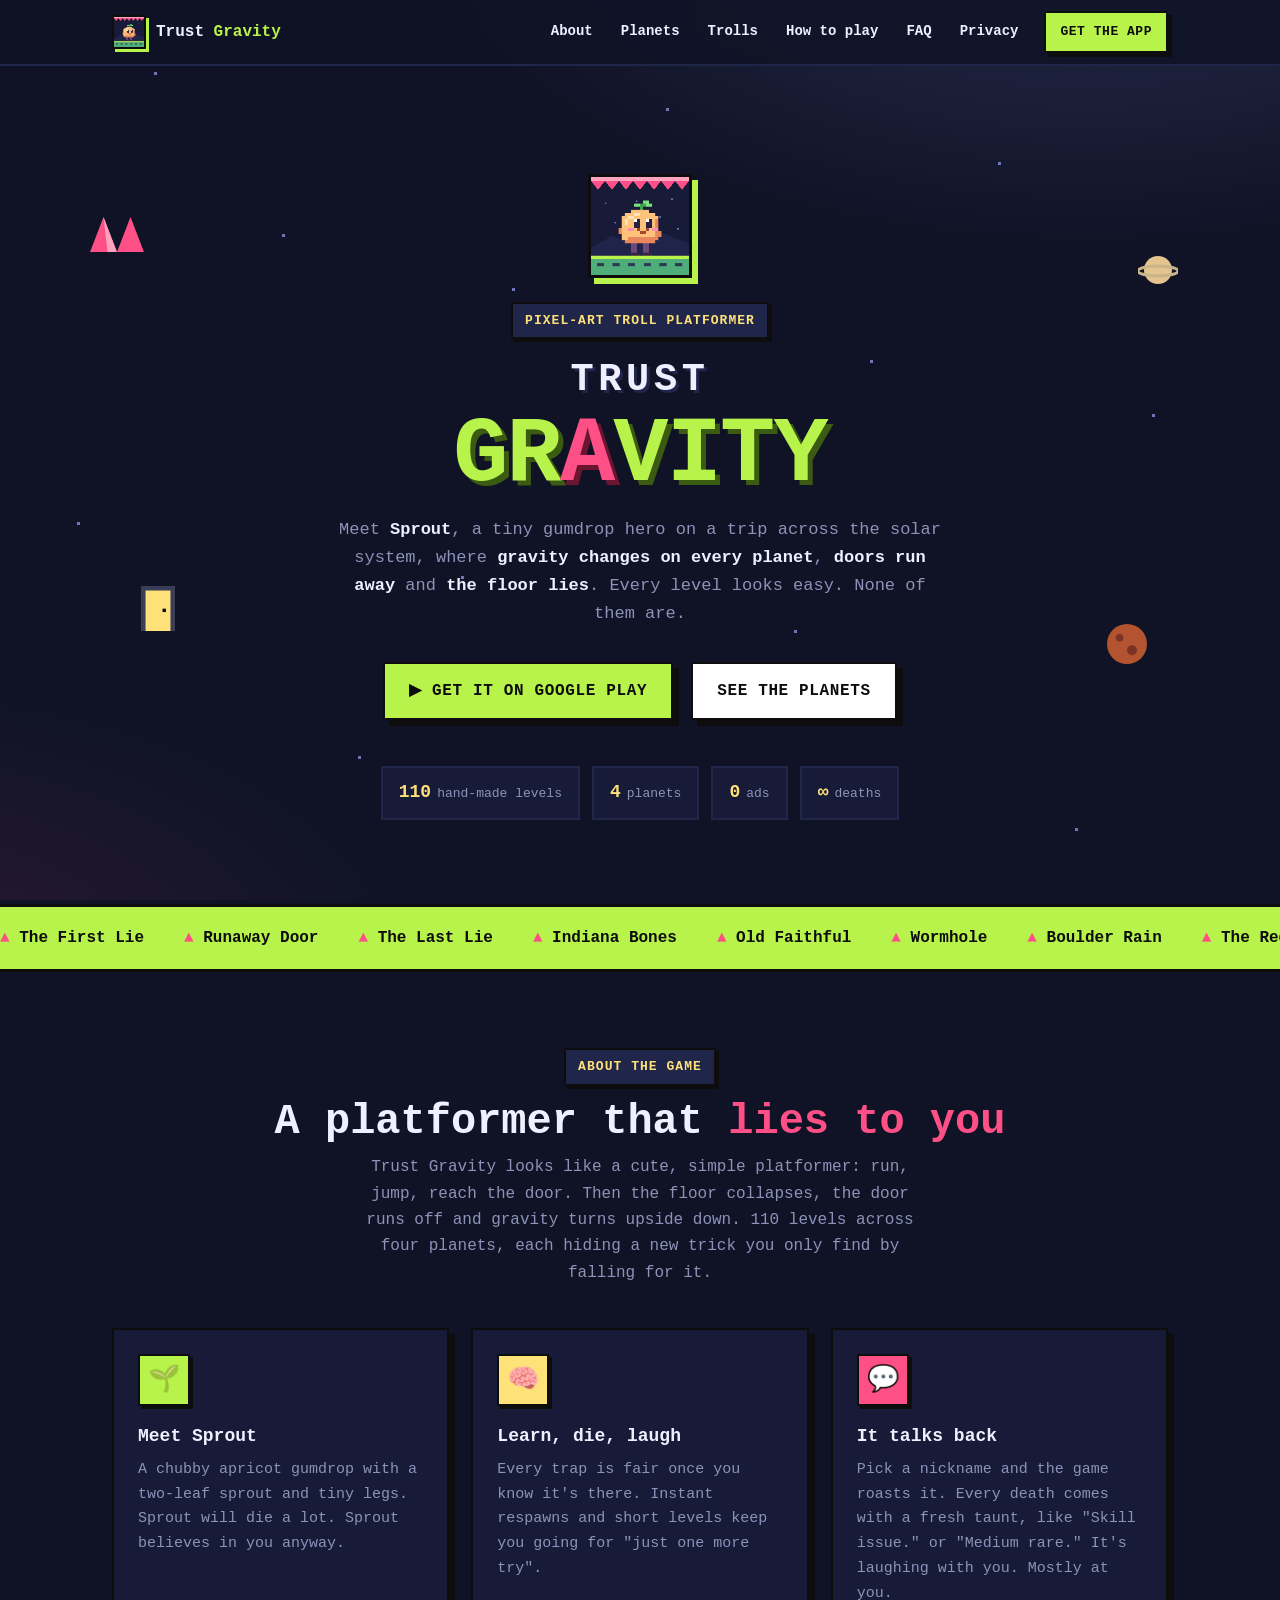
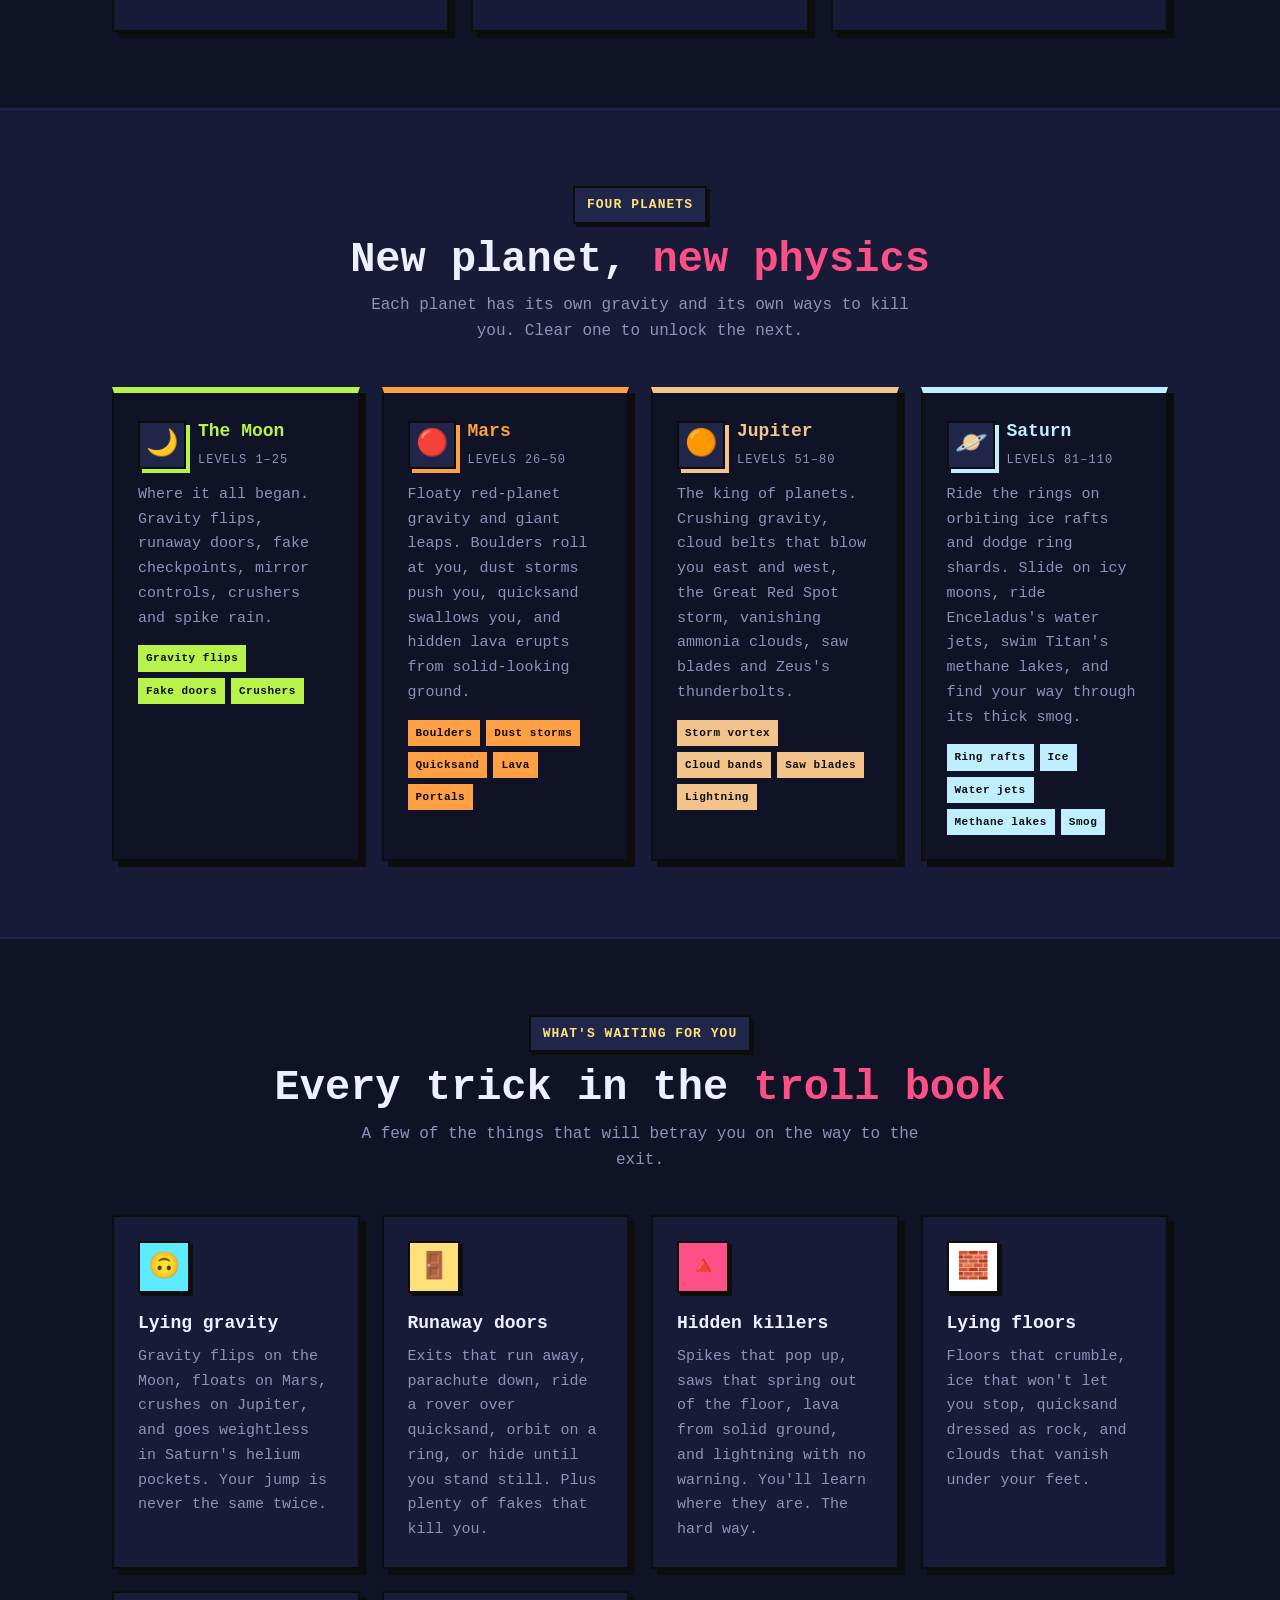
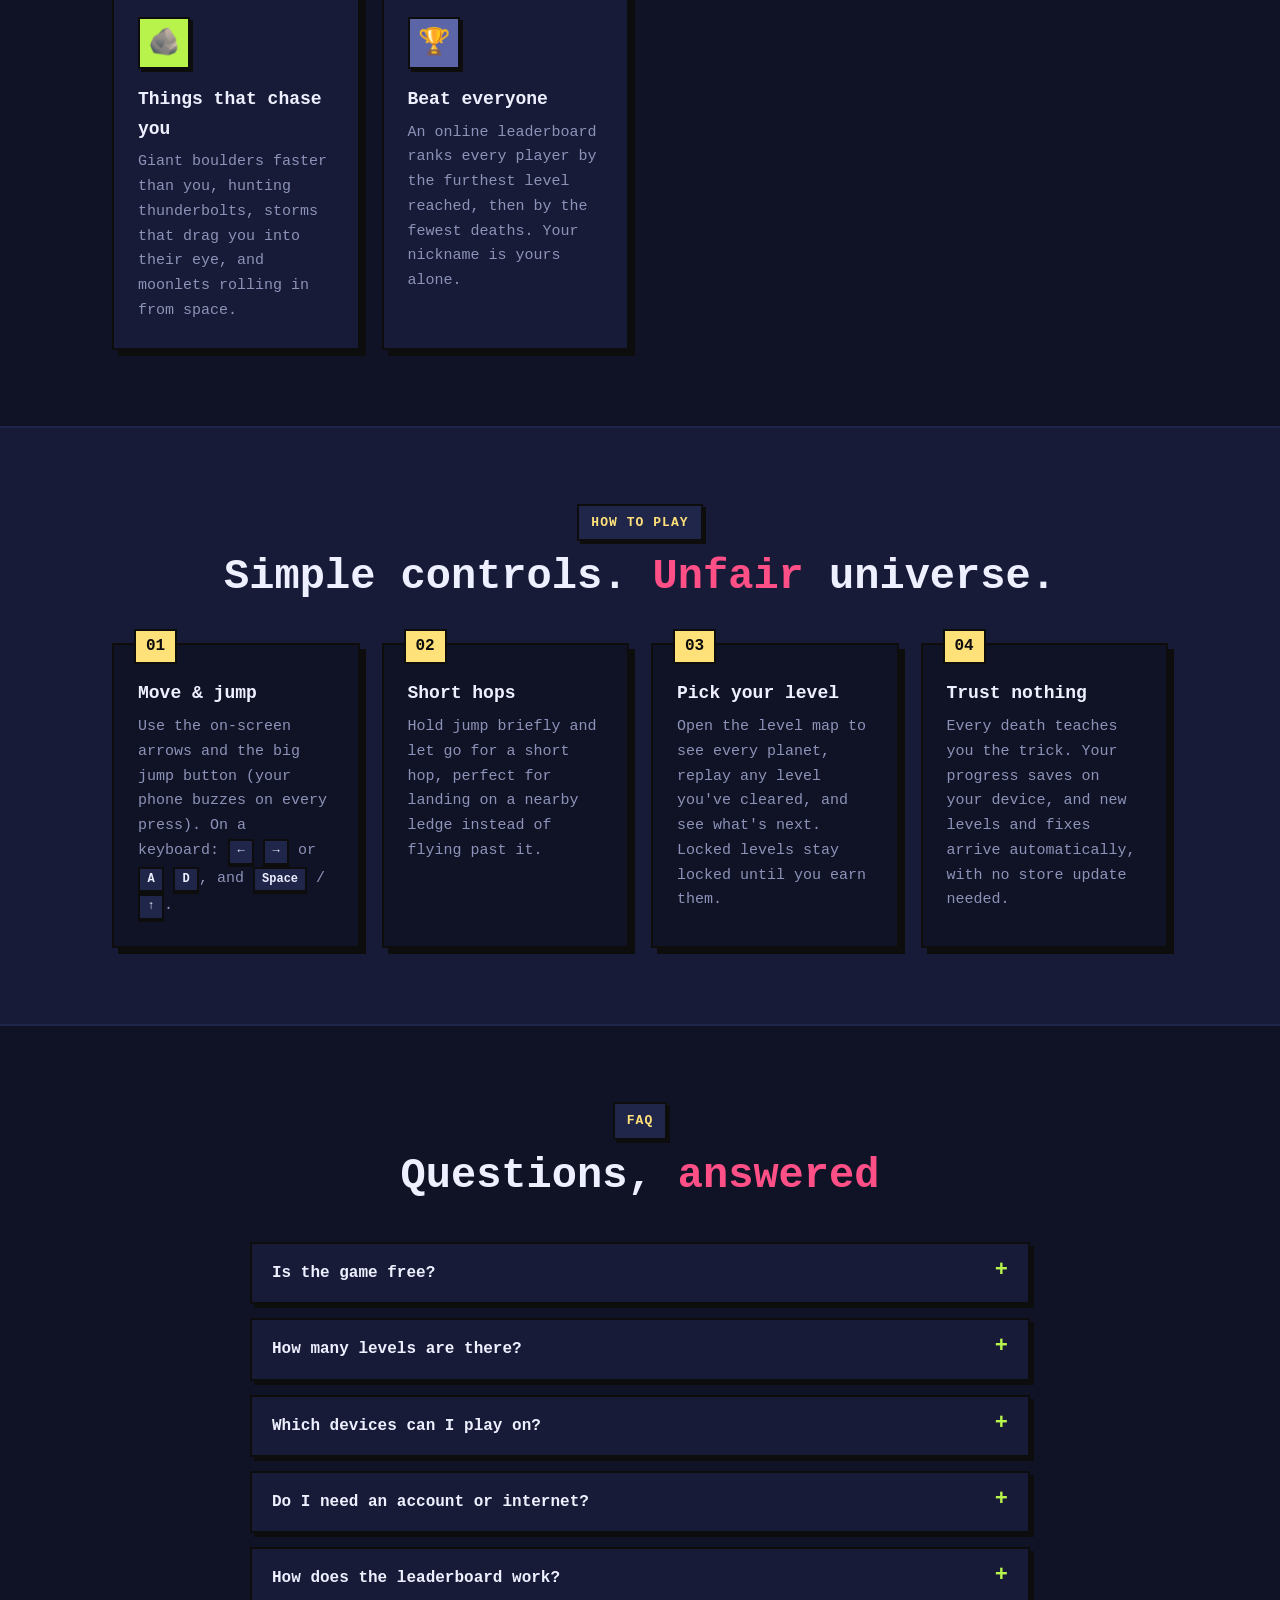
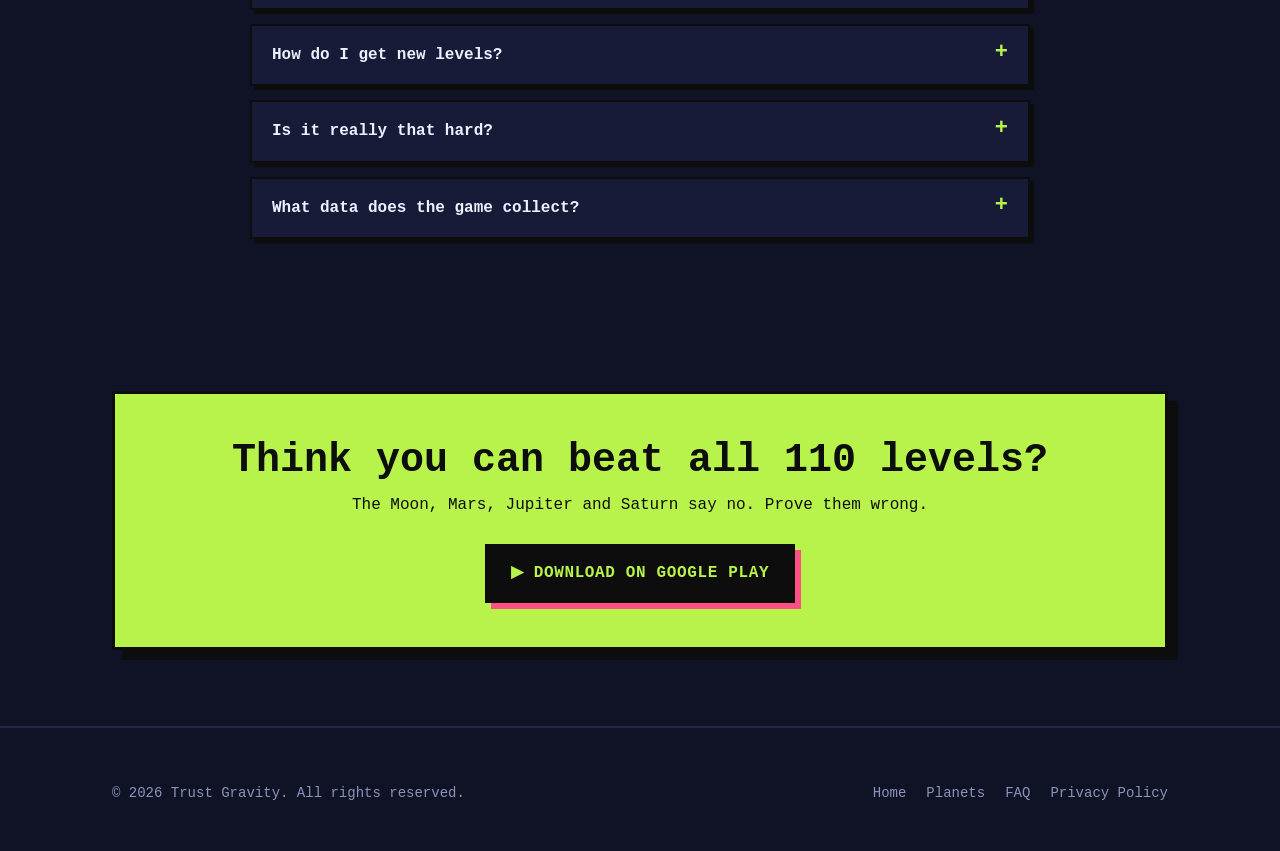
<file: index.html>
<!doctype html>
<html lang="en">
<head>
  <meta charset="utf-8">
  <meta name="viewport" content="width=device-width, initial-scale=1">
  <title>Trust Gravity – a troll platformer across the planets</title>
  <meta name="description" content="Trust Gravity is a pixel-art troll platformer where gravity, doors and even the floor lie to you. 110 levels across the Moon, Mars, Jupiter and Saturn.">
  <meta name="theme-color" content="#101326">
  <meta property="og:title" content="Trust Gravity">
  <meta property="og:description" content="110 levels of pure betrayal across the Moon, Mars, Jupiter and Saturn.">
  <meta property="og:image" content="img/icon.png">
  <meta property="og:type" content="website">
  <link rel="icon" type="image/png" href="img/icon.png">
  <link rel="stylesheet" href="css/style.css">
</head>
<body>
  <a class="skip-link" href="#main">Skip to content</a>
  <div class="sky" aria-hidden="true"><i></i><i></i><i></i><i></i><i></i><i></i><i></i><i></i><i></i><i></i><i></i><i></i></div>

  <header class="site-header">
    <nav class="container nav" aria-label="Main">
      <a class="brand" href="index.html">
        <img src="img/icon.png" alt="" width="34" height="34">
        <span>Trust <b>Gravity</b></span>
      </a>
      <input type="checkbox" id="nav-check" class="nav-check" aria-label="Toggle menu">
      <label for="nav-check" class="nav-toggle" aria-hidden="true">☰</label>
      <ul class="nav-links">
        <li><a href="#about">About</a></li>
        <li><a href="#worlds">Planets</a></li>
        <li><a href="#features">Trolls</a></li>
        <li><a href="#how">How to play</a></li>
        <li><a href="#faq">FAQ</a></li>
        <li><a href="privacy.html">Privacy</a></li>
        <li><a class="pop-btn small" href="https://play.google.com/store/apps/details?id=com.game.dont_trust_gravity" target="_blank" rel="noopener">Get the app</a></li>
      </ul>
    </nav>
  </header>

  <main id="main">
    <!-- ============ HERO ============ -->
    <section class="hero">
      <!-- floating spikes, a door, and planets -->
      <svg class="float a" viewBox="0 0 40 26" aria-hidden="true"><path d="M0 26 10 0 20 26 30 0 40 26Z" fill="#ff4f87"/><path d="M10 0 13 26 20 26Z" fill="#ffa2be"/></svg>
      <svg class="float b" viewBox="0 0 30 40" aria-hidden="true"><rect width="30" height="40" fill="#3a3e58"/><rect x="4" y="4" width="22" height="36" fill="#ffe17a"/><rect x="19" y="20" width="3" height="3" fill="#0d0d0d"/></svg>
      <svg class="float c" viewBox="0 0 40 40" aria-hidden="true"><circle cx="20" cy="20" r="14" fill="#e3c48e"/><ellipse cx="20" cy="21" rx="20" ry="5" fill="none" stroke="#c9b48a" stroke-width="3"/></svg>
      <svg class="float d" viewBox="0 0 40 40" aria-hidden="true"><circle cx="20" cy="20" r="16" fill="#b4532f"/><circle cx="14" cy="15" r="3" fill="#7a3324"/><circle cx="24" cy="25" r="4" fill="#7a3324"/></svg>

      <div class="container">
        <img class="app-icon rise" src="img/icon.png" alt="Trust Gravity app icon" width="104" height="104">
        <span class="tag rise d1">Pixel-art troll platformer</span>
        <h1 class="title rise d2" aria-label="Trust Gravity">
          <small aria-hidden="true">TRUST</small>
          <span aria-hidden="true">G</span><span aria-hidden="true">R</span><span class="flip" aria-hidden="true">A</span><span aria-hidden="true">V</span><span aria-hidden="true">I</span><span aria-hidden="true">T</span><span aria-hidden="true">Y</span>
        </h1>
        <p class="lede rise d3">
          Meet <strong>Sprout</strong>, a tiny gumdrop hero on a trip across the solar system,
          where <strong>gravity changes on every planet</strong>, <strong>doors run away</strong>
          and <strong>the floor lies</strong>. Every level looks easy. None of them are.
        </p>
        <div class="cta-row rise d4">
          <a class="pop-btn shimmer" href="https://play.google.com/store/apps/details?id=com.game.dont_trust_gravity" target="_blank" rel="noopener">▶ Get it on Google Play</a>
          <a class="pop-btn white" href="#worlds">See the planets</a>
        </div>
        <div class="stats rise d4">
          <div><b>110</b>hand-made levels</div>
          <div><b>4</b>planets</div>
          <div><b>0</b>ads</div>
          <div><b>∞</b>deaths</div>
        </div>
      </div>
    </section>

    <!-- ============ LEVEL TICKER ============ -->
    <div class="ticker" aria-label="Some of the levels">
      <ul>
        <li>The First Lie</li><li>Runaway Door</li><li>The Last Lie</li><li>Indiana Bones</li><li>Old Faithful</li>
        <li>Wormhole</li><li>Boulder Rain</li><li>The Red Lie</li><li>Great Red Spot</li><li>Thunderbolt</li>
        <li>Hera</li><li>King of the Gods</li><li>Enceladus</li><li>Titan</li><li>Lord of the Rings</li>
        <!-- duplicated for a seamless loop -->
        <li aria-hidden="true">The First Lie</li><li aria-hidden="true">Runaway Door</li><li aria-hidden="true">The Last Lie</li><li aria-hidden="true">Indiana Bones</li><li aria-hidden="true">Old Faithful</li>
        <li aria-hidden="true">Wormhole</li><li aria-hidden="true">Boulder Rain</li><li aria-hidden="true">The Red Lie</li><li aria-hidden="true">Great Red Spot</li><li aria-hidden="true">Thunderbolt</li>
        <li aria-hidden="true">Hera</li><li aria-hidden="true">King of the Gods</li><li aria-hidden="true">Enceladus</li><li aria-hidden="true">Titan</li><li aria-hidden="true">Lord of the Rings</li>
      </ul>
    </div>

    <!-- ============ ABOUT ============ -->
    <section id="about">
      <div class="container">
        <div class="section-head">
          <span class="tag">About the game</span>
          <h2>A platformer that <em>lies to you</em></h2>
          <p>
            Trust Gravity looks like a cute, simple platformer: run, jump, reach the door.
            Then the floor collapses, the door runs off and gravity turns upside down.
            110 levels across four planets, each hiding a new trick you only find by falling for it.
          </p>
        </div>
        <div class="grid">
          <article class="card">
            <div class="icon bg-lime" aria-hidden="true">🌱</div>
            <h3>Meet Sprout</h3>
            <p>A chubby apricot gumdrop with a two-leaf sprout and tiny legs. Sprout will die a lot. Sprout believes in you anyway.</p>
          </article>
          <article class="card">
            <div class="icon bg-yellow" aria-hidden="true">🧠</div>
            <h3>Learn, die, laugh</h3>
            <p>Every trap is fair once you know it's there. Instant respawns and short levels keep you going for "just one more try".</p>
          </article>
          <article class="card">
            <div class="icon bg-pink" aria-hidden="true">💬</div>
            <h3>It talks back</h3>
            <p>Pick a nickname and the game roasts it. Every death comes with a fresh taunt, like "Skill issue." or "Medium rare." It's laughing with you. Mostly at you.</p>
          </article>
        </div>
      </div>
    </section>

    <!-- ============ PLANETS ============ -->
    <section id="worlds" class="band">
      <div class="container">
        <div class="section-head">
          <span class="tag">Four planets</span>
          <h2>New planet, <em>new physics</em></h2>
          <p>Each planet has its own gravity and its own ways to kill you. Clear one to unlock the next.</p>
        </div>
        <div class="grid worlds">
          <article class="card world moon">
            <div class="world-head"><span class="planet" aria-hidden="true">🌙</span><div><h3>The Moon</h3><small>Levels 1–25</small></div></div>
            <p>Where it all began. Gravity flips, runaway doors, fake checkpoints, mirror controls, crushers and spike rain.</p>
            <ul class="chips"><li>Gravity flips</li><li>Fake doors</li><li>Crushers</li></ul>
          </article>
          <article class="card world mars">
            <div class="world-head"><span class="planet" aria-hidden="true">🔴</span><div><h3>Mars</h3><small>Levels 26–50</small></div></div>
            <p>Floaty red-planet gravity and giant leaps. Boulders roll at you, dust storms push you, quicksand swallows you, and hidden lava erupts from solid-looking ground.</p>
            <ul class="chips"><li>Boulders</li><li>Dust storms</li><li>Quicksand</li><li>Lava</li><li>Portals</li></ul>
          </article>
          <article class="card world jupiter">
            <div class="world-head"><span class="planet" aria-hidden="true">🟠</span><div><h3>Jupiter</h3><small>Levels 51–80</small></div></div>
            <p>The king of planets. Crushing gravity, cloud belts that blow you east and west, the Great Red Spot storm, vanishing ammonia clouds, saw blades and Zeus's thunderbolts.</p>
            <ul class="chips"><li>Storm vortex</li><li>Cloud bands</li><li>Saw blades</li><li>Lightning</li></ul>
          </article>
          <article class="card world saturn">
            <div class="world-head"><span class="planet" aria-hidden="true">🪐</span><div><h3>Saturn</h3><small>Levels 81–110</small></div></div>
            <p>Ride the rings on orbiting ice rafts and dodge ring shards. Slide on icy moons, ride Enceladus's water jets, swim Titan's methane lakes, and find your way through its thick smog.</p>
            <ul class="chips"><li>Ring rafts</li><li>Ice</li><li>Water jets</li><li>Methane lakes</li><li>Smog</li></ul>
          </article>
        </div>
      </div>
    </section>

    <!-- ============ FEATURES / TROLLS ============ -->
    <section id="features">
      <div class="container">
        <div class="section-head">
          <span class="tag">What's waiting for you</span>
          <h2>Every trick in the <em>troll book</em></h2>
          <p>A few of the things that will betray you on the way to the exit.</p>
        </div>
        <div class="grid">
          <article class="card">
            <div class="icon bg-cyan" aria-hidden="true">🙃</div>
            <h3>Lying gravity</h3>
            <p>Gravity flips on the Moon, floats on Mars, crushes on Jupiter, and goes weightless in Saturn's helium pockets. Your jump is never the same twice.</p>
          </article>
          <article class="card">
            <div class="icon bg-yellow" aria-hidden="true">🚪</div>
            <h3>Runaway doors</h3>
            <p>Exits that run away, parachute down, ride a rover over quicksand, orbit on a ring, or hide until you stand still. Plus plenty of fakes that kill you.</p>
          </article>
          <article class="card">
            <div class="icon bg-pink" aria-hidden="true">🔺</div>
            <h3>Hidden killers</h3>
            <p>Spikes that pop up, saws that spring out of the floor, lava from solid ground, and lightning with no warning. You'll learn where they are. The hard way.</p>
          </article>
          <article class="card">
            <div class="icon bg-white" aria-hidden="true">🧱</div>
            <h3>Lying floors</h3>
            <p>Floors that crumble, ice that won't let you stop, quicksand dressed as rock, and clouds that vanish under your feet.</p>
          </article>
          <article class="card">
            <div class="icon bg-lime" aria-hidden="true">🪨</div>
            <h3>Things that chase you</h3>
            <p>Giant boulders faster than you, hunting thunderbolts, storms that drag you into their eye, and moonlets rolling in from space.</p>
          </article>
          <article class="card">
            <div class="icon bg-blue" aria-hidden="true">🏆</div>
            <h3>Beat everyone</h3>
            <p>An online leaderboard ranks every player by the furthest level reached, then by the fewest deaths. Your nickname is yours alone.</p>
          </article>
        </div>
      </div>
    </section>

    <!-- ============ HOW TO PLAY ============ -->
    <section id="how" class="band">
      <div class="container">
        <div class="section-head">
          <span class="tag">How to play</span>
          <h2>Simple controls. <em>Unfair</em> universe.</h2>
        </div>
        <div class="grid steps">
          <article class="card">
            <h3>Move &amp; jump</h3>
            <p>Use the on-screen arrows and the big jump button (your phone buzzes on every press). On a keyboard: <kbd>←</kbd> <kbd>→</kbd> or <kbd>A</kbd> <kbd>D</kbd>, and <kbd>Space</kbd> / <kbd>↑</kbd>.</p>
          </article>
          <article class="card">
            <h3>Short hops</h3>
            <p>Hold jump briefly and let go for a short hop, perfect for landing on a nearby ledge instead of flying past it.</p>
          </article>
          <article class="card">
            <h3>Pick your level</h3>
            <p>Open the level map to see every planet, replay any level you've cleared, and see what's next. Locked levels stay locked until you earn them.</p>
          </article>
          <article class="card">
            <h3>Trust nothing</h3>
            <p>Every death teaches you the trick. Your progress saves on your device, and new levels and fixes arrive automatically, with no store update needed.</p>
          </article>
        </div>
      </div>
    </section>

    <!-- ============ FAQ ============ -->
    <section id="faq">
      <div class="container">
        <div class="section-head">
          <span class="tag">FAQ</span>
          <h2>Questions, <em>answered</em></h2>
        </div>
        <div class="faq">
          <details>
            <summary>Is the game free?</summary>
            <p>Yes. Trust Gravity is free to download. There are no ads and no in-app purchases.</p>
          </details>
          <details>
            <summary>How many levels are there?</summary>
            <p>110: 25 on the Moon, 25 on Mars, 30 on Jupiter and 30 on Saturn. Each planet unlocks when you clear the one before it.</p>
          </details>
          <details>
            <summary>Which devices can I play on?</summary>
            <p>Android phones and tablets through Google Play.</p>
          </details>
          <details>
            <summary>Do I need an account or internet?</summary>
            <p>No account is needed. You just pick a nickname. The levels play offline, and your progress is saved on your device. Internet is only used for the leaderboard, game updates and anonymous analytics.</p>
          </details>
          <details>
            <summary>How does the leaderboard work?</summary>
            <p>Players are ranked by the furthest level reached, then by the fewest deaths. Every nickname is unique, so nobody can copy yours. Your nickname, level and death count are visible to other players.</p>
          </details>
          <details>
            <summary>How do I get new levels?</summary>
            <p>Automatically. The game downloads updates in the background; when one is ready you'll see "New traps downloaded. Reopen the game!" Just close and reopen it.</p>
          </details>
          <details>
            <summary>Is it really that hard?</summary>
            <p>It's a troll game, so it's designed to surprise you. Every single level has been tested to be beatable, and once you know a trick it becomes fair.</p>
          </details>
          <details>
            <summary>What data does the game collect?</summary>
            <p>Your nickname and score for the leaderboard, an anonymous ID, and anonymous gameplay analytics to fix levels that are too hard. Nothing personal like your name, email or location. Read the full <a href="privacy.html">Privacy Policy</a>.</p>
          </details>
        </div>
      </div>
    </section>

    <!-- ============ CTA ============ -->
    <section>
      <div class="container">
        <div class="cta-box">
          <h2>Think you can beat all 110 levels?</h2>
          <p>The Moon, Mars, Jupiter and Saturn say no. Prove them wrong.</p>
          <a class="pop-btn" href="https://play.google.com/store/apps/details?id=com.game.dont_trust_gravity" target="_blank" rel="noopener">▶ Download on Google Play</a>
        </div>
      </div>
    </section>
  </main>

  <footer class="site-footer">
    <div class="container footer-grid">
      <p>© 2026 Trust Gravity. All rights reserved.</p>
      <ul class="footer-links">
        <li><a href="index.html">Home</a></li>
        <li><a href="#worlds">Planets</a></li>
        <li><a href="#faq">FAQ</a></li>
        <li><a href="privacy.html">Privacy Policy</a></li>
      </ul>
    </div>
  </footer>
</body>
</html>
</file>
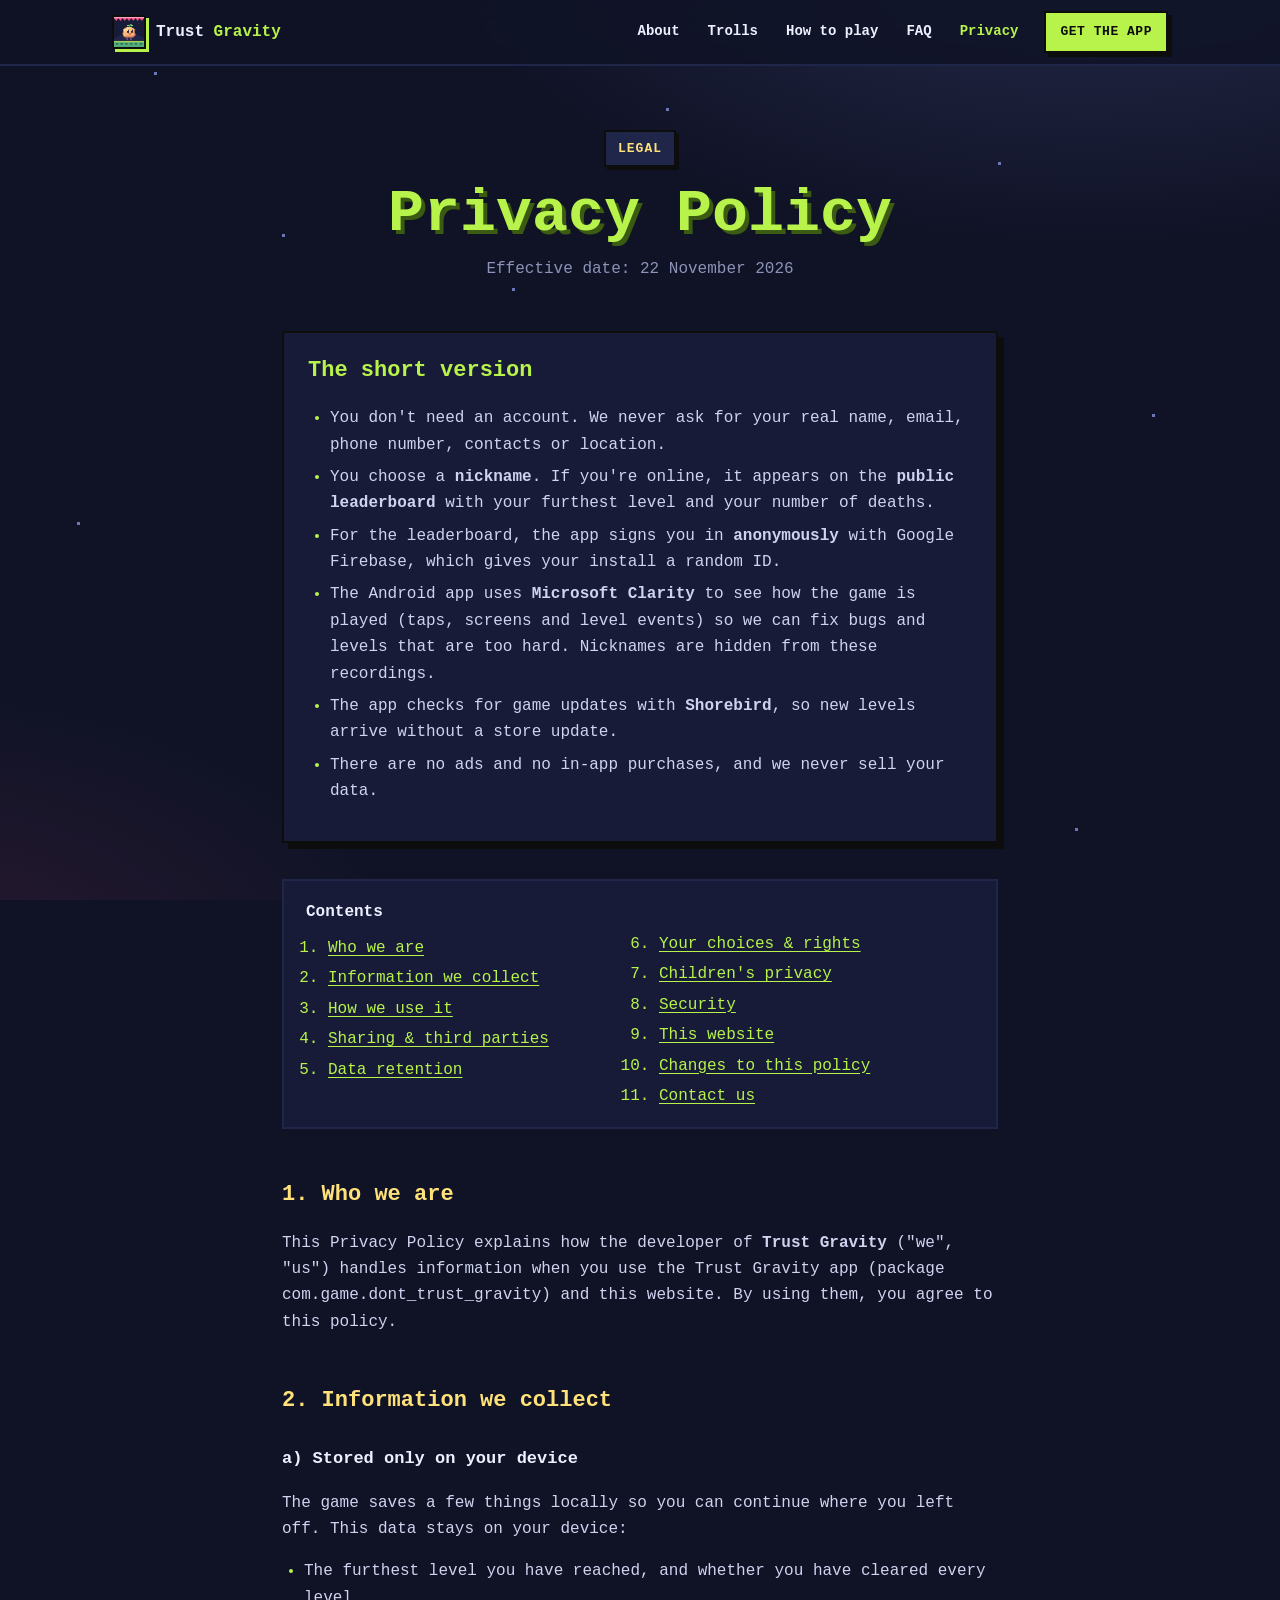
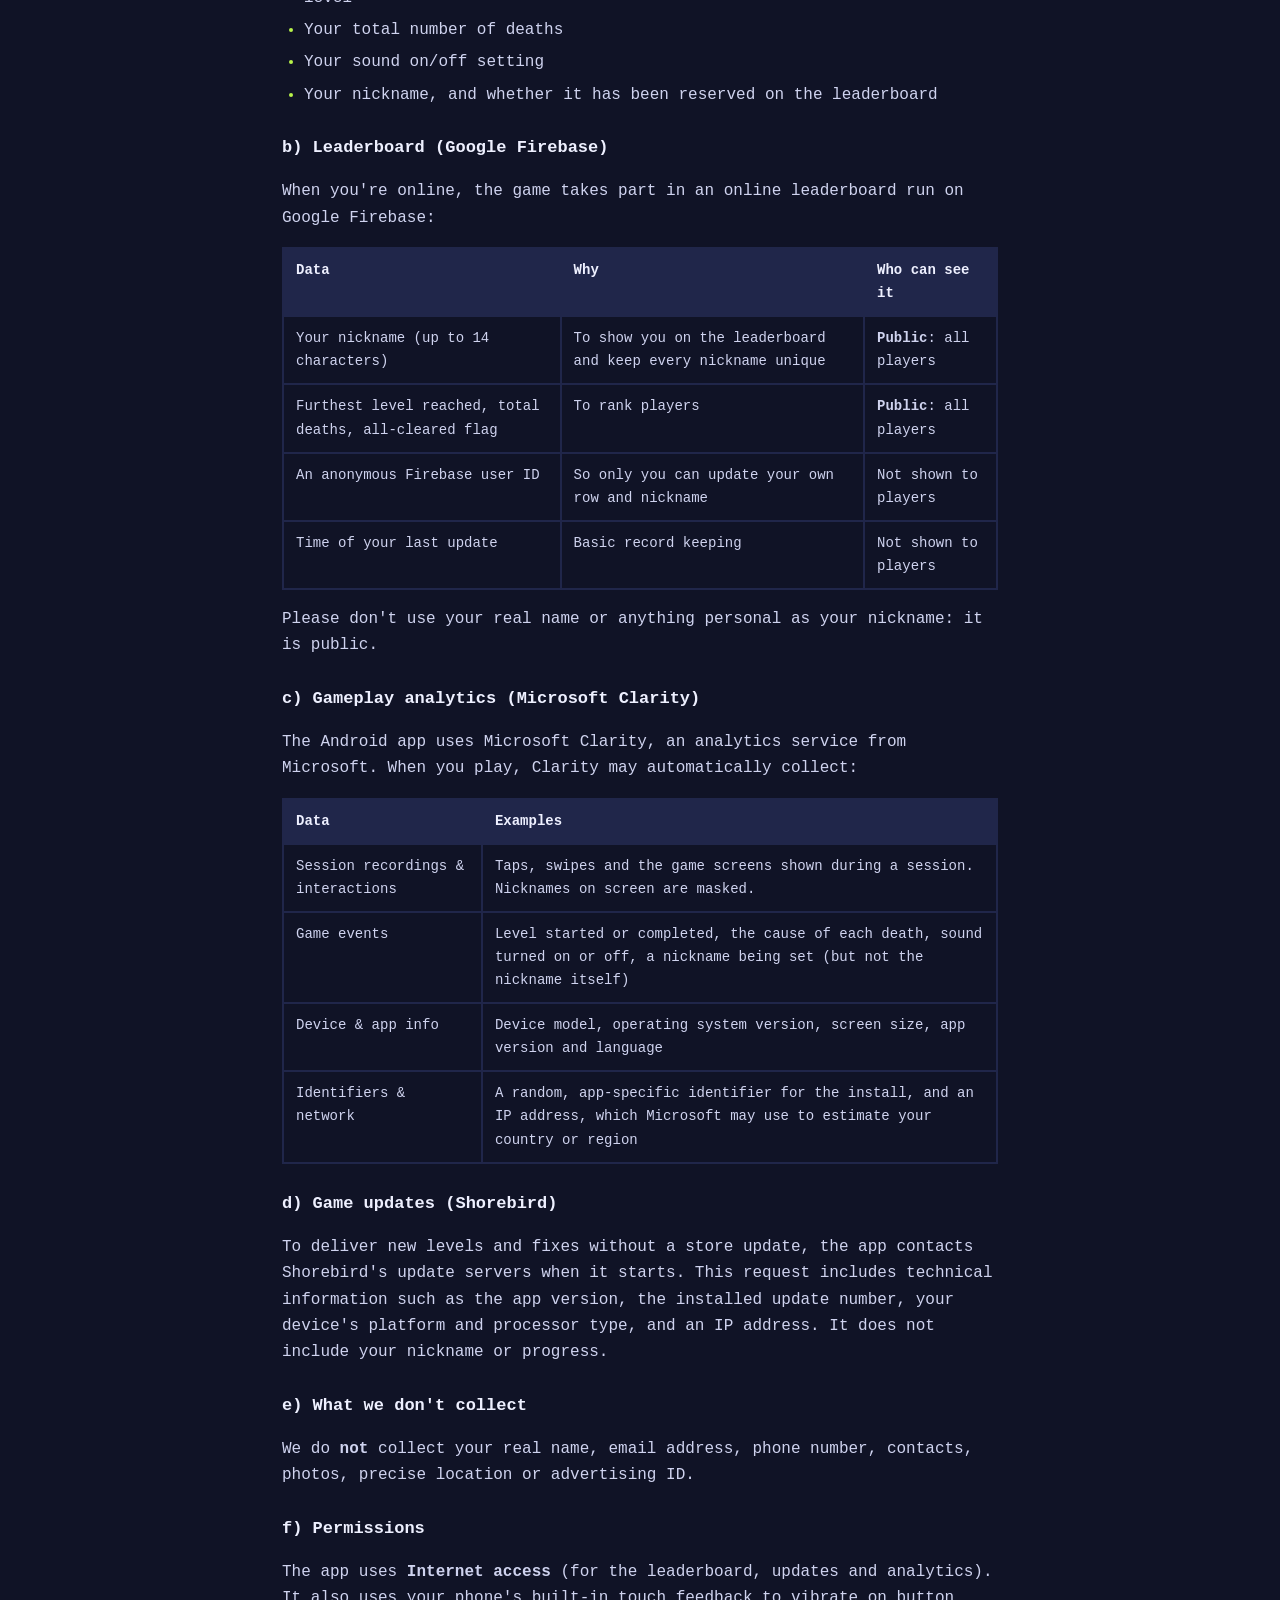
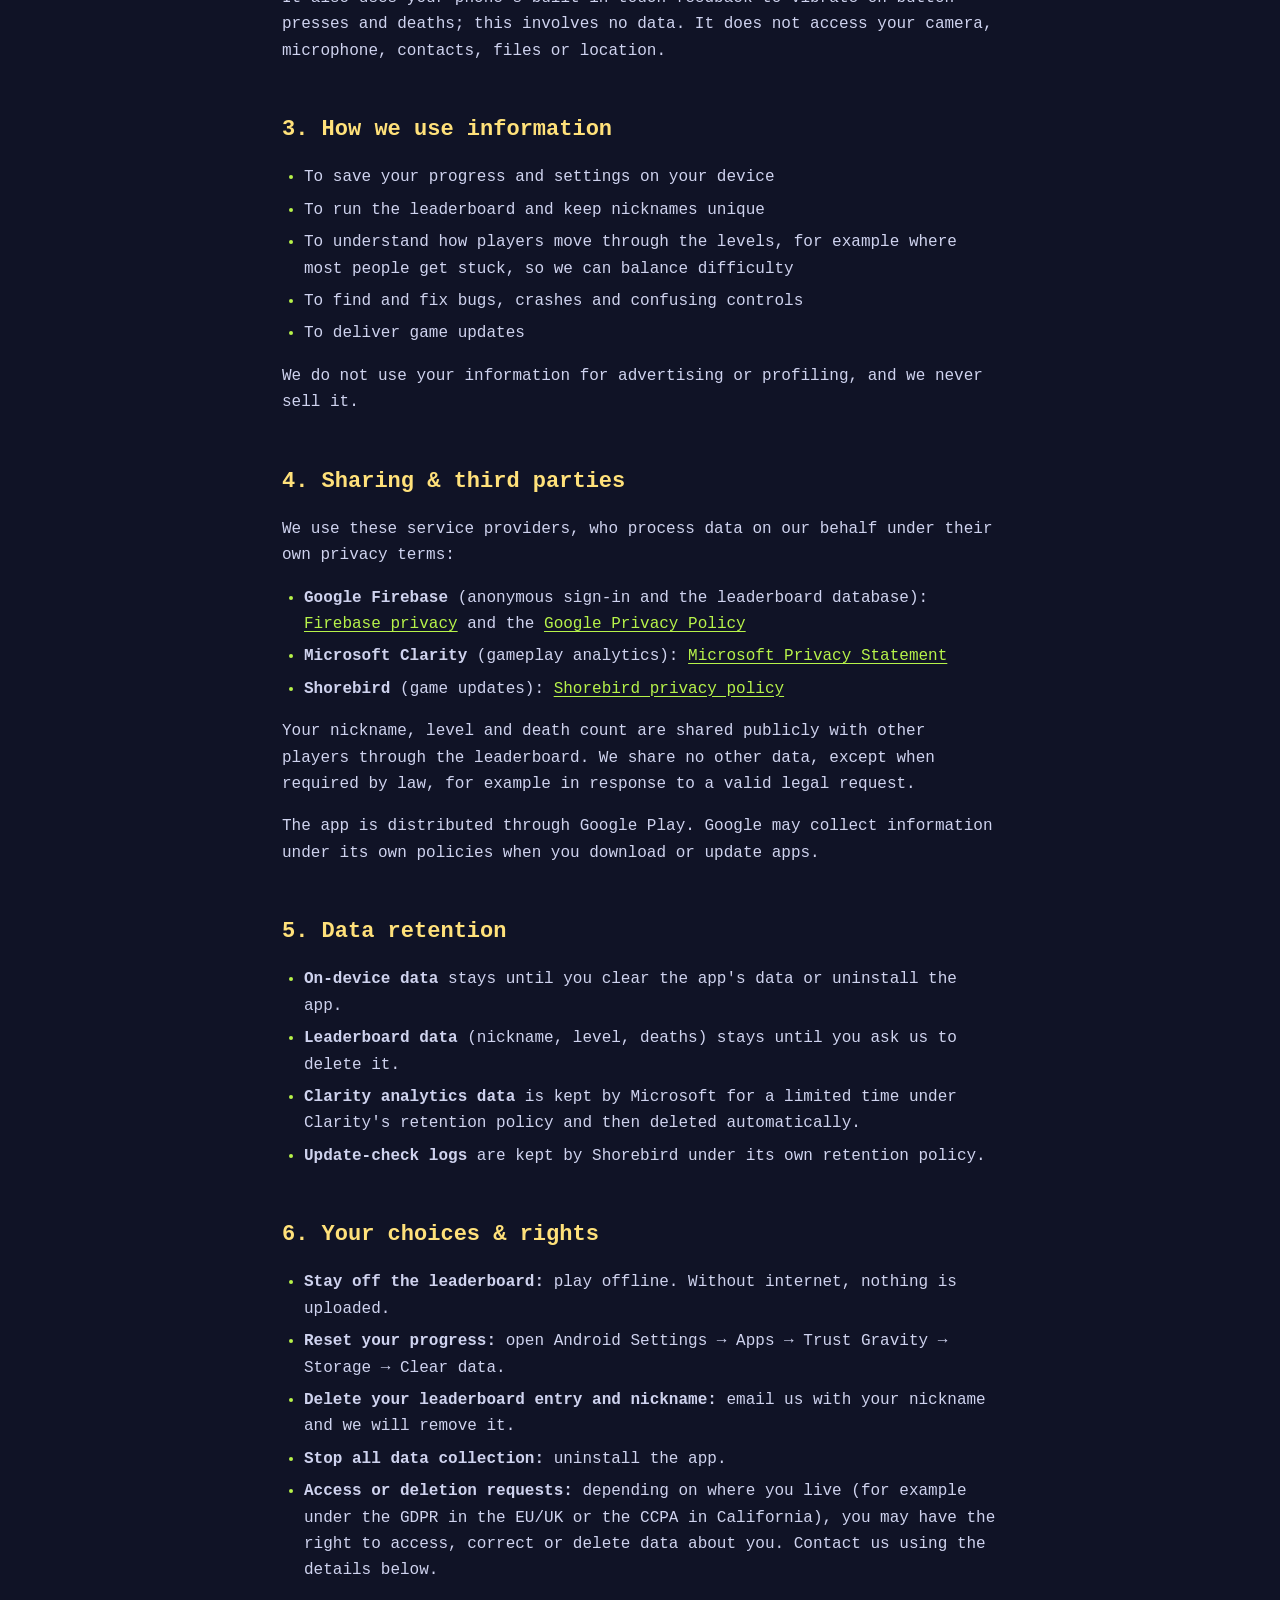
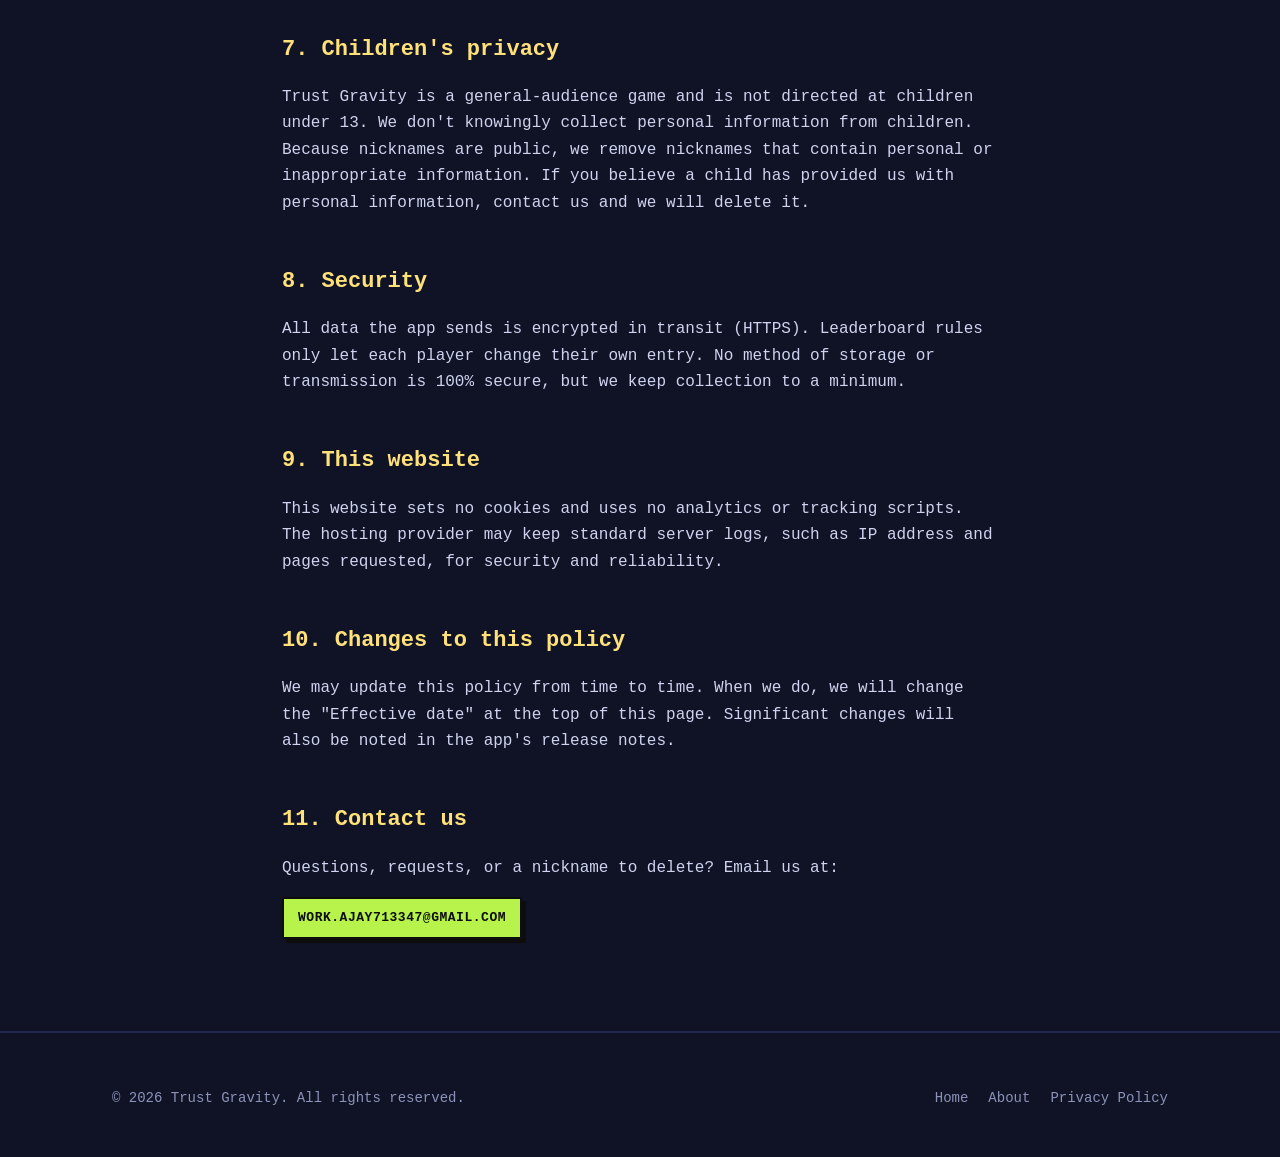
<file: privacy.html>
<!doctype html>
<html lang="en">
<head>
  <meta charset="utf-8">
  <meta name="viewport" content="width=device-width, initial-scale=1">
  <title>Privacy Policy – Trust Gravity</title>
  <meta name="description" content="Privacy Policy for the Trust Gravity game and website: the leaderboard, analytics, updates, and your choices.">
  <meta name="theme-color" content="#101326">
  <link rel="icon" type="image/png" href="img/icon.png">
  <link rel="stylesheet" href="css/style.css">
</head>
<body>
  <a class="skip-link" href="#main">Skip to content</a>
  <div class="sky" aria-hidden="true"><i></i><i></i><i></i><i></i><i></i><i></i><i></i><i></i><i></i><i></i><i></i><i></i></div>

  <header class="site-header">
    <nav class="container nav" aria-label="Main">
      <a class="brand" href="index.html">
        <img src="img/icon.png" alt="" width="34" height="34">
        <span>Trust <b>Gravity</b></span>
      </a>
      <input type="checkbox" id="nav-check" class="nav-check" aria-label="Toggle menu">
      <label for="nav-check" class="nav-toggle" aria-hidden="true">☰</label>
      <ul class="nav-links">
        <li><a href="index.html#about">About</a></li>
        <li><a href="index.html#features">Trolls</a></li>
        <li><a href="index.html#how">How to play</a></li>
        <li><a href="index.html#faq">FAQ</a></li>
        <li><a href="privacy.html" aria-current="page">Privacy</a></li>
        <li><a class="pop-btn small" href="https://play.google.com/store/apps/details?id=com.game.dont_trust_gravity" target="_blank" rel="noopener">Get the app</a></li>
      </ul>
    </nav>
  </header>

  <main id="main">
    <div class="page-hero container">
      <span class="tag rise">Legal</span>
      <h1 class="rise d1">Privacy Policy</h1>
      <p class="rise d2">Effective date: 22 November 2026</p>
    </div>

    <section style="padding-top: 16px">
      <div class="container prose">
        <div class="summary-box rise d3">
          <h2>The short version</h2>
          <ul>
            <li>You don't need an account. We never ask for your real name, email, phone number, contacts or location.</li>
            <li>You choose a <strong>nickname</strong>. If you're online, it appears on the <strong>public leaderboard</strong> with your furthest level and your number of deaths.</li>
            <li>For the leaderboard, the app signs you in <strong>anonymously</strong> with Google Firebase, which gives your install a random ID.</li>
            <li>The Android app uses <strong>Microsoft Clarity</strong> to see how the game is played (taps, screens and level events) so we can fix bugs and levels that are too hard. Nicknames are hidden from these recordings.</li>
            <li>The app checks for game updates with <strong>Shorebird</strong>, so new levels arrive without a store update.</li>
            <li>There are no ads and no in-app purchases, and we never sell your data.</li>
          </ul>
        </div>

        <nav class="toc" aria-label="Contents">
          <strong>Contents</strong>
          <ol>
            <li><a href="#who">Who we are</a></li>
            <li><a href="#collect">Information we collect</a></li>
            <li><a href="#use">How we use it</a></li>
            <li><a href="#share">Sharing &amp; third parties</a></li>
            <li><a href="#retention">Data retention</a></li>
            <li><a href="#choices">Your choices &amp; rights</a></li>
            <li><a href="#children">Children's privacy</a></li>
            <li><a href="#security">Security</a></li>
            <li><a href="#website">This website</a></li>
            <li><a href="#changes">Changes to this policy</a></li>
            <li><a href="#contact">Contact us</a></li>
          </ol>
        </nav>

        <h2 id="who">1. Who we are</h2>
        <p>
          This Privacy Policy explains how the developer of <strong>Trust Gravity</strong> ("we", "us") handles
          information when you use the Trust Gravity app (package <code>com.game.dont_trust_gravity</code>)
          and this website. By using them, you agree to this policy.
        </p>

        <h2 id="collect">2. Information we collect</h2>

        <h3>a) Stored only on your device</h3>
        <p>The game saves a few things locally so you can continue where you left off. This data stays on your device:</p>
        <ul>
          <li>The furthest level you have reached, and whether you have cleared every level</li>
          <li>Your total number of deaths</li>
          <li>Your sound on/off setting</li>
          <li>Your nickname, and whether it has been reserved on the leaderboard</li>
        </ul>

        <h3>b) Leaderboard (Google Firebase)</h3>
        <p>When you're online, the game takes part in an online leaderboard run on Google Firebase:</p>
        <div class="table-scroll">
          <table>
            <thead>
              <tr><th>Data</th><th>Why</th><th>Who can see it</th></tr>
            </thead>
            <tbody>
              <tr><td>Your nickname (up to 14 characters)</td><td>To show you on the leaderboard and keep every nickname unique</td><td><strong>Public</strong>: all players</td></tr>
              <tr><td>Furthest level reached, total deaths, all-cleared flag</td><td>To rank players</td><td><strong>Public</strong>: all players</td></tr>
              <tr><td>An anonymous Firebase user ID</td><td>So only you can update your own row and nickname</td><td>Not shown to players</td></tr>
              <tr><td>Time of your last update</td><td>Basic record keeping</td><td>Not shown to players</td></tr>
            </tbody>
          </table>
        </div>
        <p>Please don't use your real name or anything personal as your nickname: it is public.</p>

        <h3>c) Gameplay analytics (Microsoft Clarity)</h3>
        <p>The Android app uses Microsoft Clarity, an analytics service from Microsoft. When you play, Clarity may automatically collect:</p>
        <div class="table-scroll">
          <table>
            <thead>
              <tr><th>Data</th><th>Examples</th></tr>
            </thead>
            <tbody>
              <tr><td>Session recordings &amp; interactions</td><td>Taps, swipes and the game screens shown during a session. Nicknames on screen are masked.</td></tr>
              <tr><td>Game events</td><td>Level started or completed, the cause of each death, sound turned on or off, a nickname being set (but not the nickname itself)</td></tr>
              <tr><td>Device &amp; app info</td><td>Device model, operating system version, screen size, app version and language</td></tr>
              <tr><td>Identifiers &amp; network</td><td>A random, app-specific identifier for the install, and an IP address, which Microsoft may use to estimate your country or region</td></tr>
            </tbody>
          </table>
        </div>

        <h3>d) Game updates (Shorebird)</h3>
        <p>
          To deliver new levels and fixes without a store update, the app contacts Shorebird's update servers when it starts.
          This request includes technical information such as the app version, the installed update number, your device's
          platform and processor type, and an IP address. It does not include your nickname or progress.
        </p>

        <h3>e) What we don't collect</h3>
        <p>We do <strong>not</strong> collect your real name, email address, phone number, contacts, photos, precise location or advertising ID.</p>

        <h3>f) Permissions</h3>
        <p>
          The app uses <strong>Internet access</strong> (for the leaderboard, updates and analytics).
          It also uses your phone's built-in touch feedback to vibrate on button presses and deaths; this involves no data.
          It does not access your camera, microphone, contacts, files or location.
        </p>

        <h2 id="use">3. How we use information</h2>
        <ul>
          <li>To save your progress and settings on your device</li>
          <li>To run the leaderboard and keep nicknames unique</li>
          <li>To understand how players move through the levels, for example where most people get stuck, so we can balance difficulty</li>
          <li>To find and fix bugs, crashes and confusing controls</li>
          <li>To deliver game updates</li>
        </ul>
        <p>We do not use your information for advertising or profiling, and we never sell it.</p>

        <h2 id="share">4. Sharing &amp; third parties</h2>
        <p>We use these service providers, who process data on our behalf under their own privacy terms:</p>
        <ul>
          <li><strong>Google Firebase</strong> (anonymous sign-in and the leaderboard database): <a href="https://firebase.google.com/support/privacy" target="_blank" rel="noopener">Firebase privacy</a> and the <a href="https://policies.google.com/privacy" target="_blank" rel="noopener">Google Privacy Policy</a></li>
          <li><strong>Microsoft Clarity</strong> (gameplay analytics): <a href="https://privacy.microsoft.com/privacystatement" target="_blank" rel="noopener">Microsoft Privacy Statement</a></li>
          <li><strong>Shorebird</strong> (game updates): <a href="https://shorebird.dev/privacy" target="_blank" rel="noopener">Shorebird privacy policy</a></li>
        </ul>
        <p>Your nickname, level and death count are shared publicly with other players through the leaderboard. We share no other data, except when required by law, for example in response to a valid legal request.</p>
        <p>The app is distributed through Google Play. Google may collect information under its own policies when you download or update apps.</p>

        <h2 id="retention">5. Data retention</h2>
        <ul>
          <li><strong>On-device data</strong> stays until you clear the app's data or uninstall the app.</li>
          <li><strong>Leaderboard data</strong> (nickname, level, deaths) stays until you ask us to delete it.</li>
          <li><strong>Clarity analytics data</strong> is kept by Microsoft for a limited time under Clarity's retention policy and then deleted automatically.</li>
          <li><strong>Update-check logs</strong> are kept by Shorebird under its own retention policy.</li>
        </ul>

        <h2 id="choices">6. Your choices &amp; rights</h2>
        <ul>
          <li><strong>Stay off the leaderboard:</strong> play offline. Without internet, nothing is uploaded.</li>
          <li><strong>Reset your progress:</strong> open Android Settings → Apps → Trust Gravity → Storage → Clear data.</li>
          <li><strong>Delete your leaderboard entry and nickname:</strong> email us with your nickname and we will remove it.</li>
          <li><strong>Stop all data collection:</strong> uninstall the app.</li>
          <li><strong>Access or deletion requests:</strong> depending on where you live (for example under the GDPR in the EU/UK or the CCPA in California), you may have the right to access, correct or delete data about you. Contact us using the details below.</li>
        </ul>

        <h2 id="children">7. Children's privacy</h2>
        <p>
          Trust Gravity is a general-audience game and is not directed at children under 13.
          We don't knowingly collect personal information from children. Because nicknames are public,
          we remove nicknames that contain personal or inappropriate information. If you believe a child has
          provided us with personal information, contact us and we will delete it.
        </p>

        <h2 id="security">8. Security</h2>
        <p>
          All data the app sends is encrypted in transit (HTTPS). Leaderboard rules only let each player change
          their own entry. No method of storage or transmission is 100% secure, but we keep collection to a minimum.
        </p>

        <h2 id="website">9. This website</h2>
        <p>
          This website sets no cookies and uses no analytics or tracking scripts. The hosting provider may keep
          standard server logs, such as IP address and pages requested, for security and reliability.
        </p>

        <h2 id="changes">10. Changes to this policy</h2>
        <p>
          We may update this policy from time to time. When we do, we will change the "Effective date"
          at the top of this page. Significant changes will also be noted in the app's release notes.
        </p>

        <h2 id="contact">11. Contact us</h2>
        <p>Questions, requests, or a nickname to delete? Email us at:</p>
        <p><a class="pop-btn small" href="mailto:work.ajay713347@gmail.com">work.ajay713347@gmail.com</a></p>
      </div>
    </section>
  </main>

  <footer class="site-footer">
    <div class="container footer-grid">
      <p>© 2026 Trust Gravity. All rights reserved.</p>
      <ul class="footer-links">
        <li><a href="index.html">Home</a></li>
        <li><a href="index.html#about">About</a></li>
        <li><a href="privacy.html">Privacy Policy</a></li>
      </ul>
    </div>
  </footer>
</body>
</html>
</file>
<file: css/style.css>
/* Don't Trust Gravity — website styles (plain CSS, no JavaScript needed).
   Palette and NeoPOP look match the game (lib/ui/neopop.dart). */

:root {
  --bg: #101326;
  --bg-2: #171b38;
  --bg-3: #20264a;
  --ink: #0d0d0d;
  --text: #eef0ff;
  --soft: #cfd3ef;
  --muted: #8d93b8;
  --lime: #b7f34a;
  --lime-dark: #3b5a12;
  --pink: #ff4f87;
  --yellow: #ffe17a;
  --cyan: #5debff;
  --blue: #5b65a8;
  --maxw: 1120px;
  --font: ui-monospace, "SFMono-Regular", Menlo, Consolas, "Liberation Mono", monospace;
}

*, *::before, *::after { box-sizing: border-box; }
html { scroll-behavior: smooth; }

body {
  margin: 0;
  background: var(--bg);
  color: var(--text);
  font-family: var(--font);
  font-size: 16px;
  line-height: 1.65;
  -webkit-font-smoothing: antialiased;
  overflow-x: hidden;
}

img { display: block; max-width: 100%; }
a { color: var(--lime); text-underline-offset: 3px; }
a:hover { color: var(--yellow); }
:focus-visible { outline: 3px solid var(--yellow); outline-offset: 3px; }

.container { width: 100%; max-width: var(--maxw); margin: 0 auto; padding: 0 16px; }
@media (min-width: 720px) { .container { padding: 0 32px; } }

.skip-link { position: absolute; left: -999px; top: 8px; z-index: 100; background: var(--yellow); color: var(--ink); padding: 8px 14px; font-weight: 800; }
.skip-link:focus { left: 8px; }

/* ---------- Background: glow + twinkling pixel stars ---------- */
.sky {
  position: fixed;
  inset: 0;
  z-index: -1;
  pointer-events: none;
  background:
    radial-gradient(1100px 560px at 85% -10%, rgba(91, 101, 168, .30), transparent 60%),
    radial-gradient(900px 500px at -10% 110%, rgba(255, 79, 135, .12), transparent 60%),
    var(--bg);
}
.sky i {
  position: absolute;
  width: 3px;
  height: 3px;
  background: #6d77b8;
  animation: twinkle 3.2s ease-in-out infinite;
}
.sky i:nth-child(1)  { top: 8%;  left: 12%; animation-delay: -.4s; }
.sky i:nth-child(2)  { top: 18%; left: 78%; animation-delay: -1.2s; }
.sky i:nth-child(3)  { top: 32%; left: 40%; animation-delay: -2s; }
.sky i:nth-child(4)  { top: 46%; left: 90%; animation-delay: -.8s; }
.sky i:nth-child(5)  { top: 58%; left: 6%;  animation-delay: -2.6s; }
.sky i:nth-child(6)  { top: 70%; left: 62%; animation-delay: -1.6s; }
.sky i:nth-child(7)  { top: 84%; left: 28%; animation-delay: -.2s; }
.sky i:nth-child(8)  { top: 12%; left: 52%; animation-delay: -2.9s; }
.sky i:nth-child(9)  { top: 92%; left: 84%; animation-delay: -1s; }
.sky i:nth-child(10) { top: 26%; left: 22%; animation-delay: -2.2s; }
.sky i:nth-child(11) { top: 64%; left: 36%; animation-delay: -.6s; }
.sky i:nth-child(12) { top: 40%; left: 68%; animation-delay: -1.9s; }
@keyframes twinkle { 0%, 100% { opacity: .15; } 50% { opacity: .9; } }

/* ---------- Header / nav (CSS-only mobile menu) ---------- */
.site-header {
  position: sticky;
  top: 0;
  z-index: 50;
  background: rgba(16, 19, 38, .85);
  backdrop-filter: blur(10px);
  -webkit-backdrop-filter: blur(10px);
  border-bottom: 2px solid var(--bg-3);
}
.nav { display: flex; align-items: center; justify-content: space-between; height: 64px; gap: 16px; }
.brand { display: flex; align-items: center; gap: 10px; color: var(--text); text-decoration: none; font-weight: 900; white-space: nowrap; }
.brand img { width: 34px; height: 34px; border: 2px solid var(--ink); box-shadow: 3px 3px 0 var(--lime); }
.brand b { color: var(--lime); }
.brand:hover { color: var(--text); }

.nav-links { display: flex; align-items: center; gap: 4px; list-style: none; margin: 0; padding: 0; }
.nav-links a { display: block; padding: 8px 12px; color: var(--text); text-decoration: none; font-weight: 700; font-size: 14px; transition: background .2s, color .2s; }
.nav-links a:hover { background: var(--bg-3); color: var(--lime); }
.nav-links a[aria-current="page"] { color: var(--lime); }
.nav-links .pop-btn { margin-left: 10px; }

.nav-check { position: absolute; opacity: 0; pointer-events: none; }
.nav-toggle { display: none; width: 44px; height: 44px; place-items: center; border: 2px solid var(--bg-3); color: var(--text); font-size: 20px; cursor: pointer; user-select: none; }
.nav-check:focus-visible + .nav-toggle { outline: 3px solid var(--yellow); outline-offset: 2px; }

@media (max-width: 820px) {
  .nav-toggle { display: grid; }
  .nav-links {
    position: absolute;
    top: 100%;
    left: 0;
    right: 0;
    flex-direction: column;
    align-items: stretch;
    padding: 12px 16px 20px;
    background: var(--bg);
    border-bottom: 2px solid var(--bg-3);
    opacity: 0;
    visibility: hidden;
    transform: translateY(-8px);
    transition: opacity .2s, transform .2s, visibility .2s;
  }
  .nav-check:checked ~ .nav-links { opacity: 1; visibility: visible; transform: none; }
  .nav-links a { padding: 12px; font-size: 16px; }
  .nav-links .pop-btn { margin: 8px 0 0; }
}

/* ---------- NeoPOP buttons ---------- */
.pop-btn {
  --c: var(--lime);
  --d: 6px;
  position: relative;
  overflow: hidden;
  display: inline-flex;
  align-items: center;
  justify-content: center;
  gap: 10px;
  padding: 14px 24px;
  background: var(--c);
  color: var(--ink) !important;
  font: inherit;
  font-weight: 900;
  letter-spacing: .04em;
  text-transform: uppercase;
  text-decoration: none;
  border: 2px solid var(--ink);
  box-shadow: var(--d) var(--d) 0 var(--ink);
  transition: transform .12s ease, box-shadow .12s ease;
}
.pop-btn:hover { transform: translate(-2px, -2px); box-shadow: calc(var(--d) + 2px) calc(var(--d) + 2px) 0 var(--ink); }
.pop-btn:active { transform: translate(var(--d), var(--d)); box-shadow: 0 0 0 var(--ink); }
.pop-btn.small { --d: 4px; padding: 8px 14px; font-size: 13px; }
.pop-btn.pink { --c: var(--pink); }
.pop-btn.white { --c: #fff; }
.pop-btn.shimmer::after {
  content: "";
  position: absolute;
  top: 0;
  bottom: 0;
  left: -60%;
  width: 40%;
  background: linear-gradient(100deg, transparent, rgba(255, 255, 255, .7), transparent);
  transform: skewX(-20deg);
  animation: shimmer 2.8s ease-in-out infinite;
}
@keyframes shimmer { 0%, 55% { left: -60%; } 100% { left: 130%; } }

/* ---------- Hero ---------- */
.hero { position: relative; padding: 72px 0 60px; text-align: center; overflow: hidden; }
@media (min-width: 720px) { .hero { padding: 108px 0 84px; } }

.tag {
  display: inline-block;
  padding: 6px 12px;
  background: var(--bg-3);
  color: var(--yellow);
  font-size: 13px;
  font-weight: 800;
  letter-spacing: .08em;
  text-transform: uppercase;
  border: 2px solid var(--ink);
  box-shadow: 3px 3px 0 var(--ink);
}

.app-icon {
  width: 104px;
  height: 104px;
  margin: 0 auto 24px;
  border: 3px solid var(--ink);
  box-shadow: 6px 6px 0 var(--lime);
  animation: hop 2.6s ease-in-out infinite;
}
@keyframes hop {
  0%, 100% { transform: translateY(0) rotate(0); }
  40% { transform: translateY(-14px) rotate(-4deg); }
  60% { transform: translateY(-14px) rotate(4deg); }
}

.title {
  margin: 22px 0 14px;
  font-size: clamp(40px, 9vw, 92px);
  line-height: 1;
  font-weight: 900;
  letter-spacing: -.02em;
  color: var(--lime);
  text-shadow: 5px 5px 0 var(--lime-dark);
}
.title small {
  display: block;
  margin-bottom: .25em;
  font-size: .42em;
  color: var(--text);
  text-shadow: 3px 3px 0 var(--bg-3);
  letter-spacing: .12em;
}
/* Each letter wobbles; one letter keeps flipping upside down. */
.title span { display: inline-block; animation: wobble 2.4s ease-in-out infinite; }
.title span:nth-child(2n) { animation-delay: -.3s; }
.title span:nth-child(3n) { animation-delay: -.6s; }
.title span:nth-child(5n) { animation-delay: -.9s; }
.title span.flip { animation: flip 6s ease-in-out infinite; color: var(--pink); text-shadow: 5px 5px 0 #6b1530; }
@keyframes wobble { 0%, 100% { transform: translateY(0) rotate(0); } 50% { transform: translateY(-6px) rotate(-3deg); } }
@keyframes flip { 0%, 70%, 100% { transform: rotate(0); } 78%, 92% { transform: rotate(180deg); } }

.lede { max-width: 620px; margin: 0 auto 34px; color: var(--muted); font-size: 17px; }
.lede strong { color: var(--text); }

.cta-row { display: flex; flex-wrap: wrap; gap: 18px; justify-content: center; }

.stats { display: flex; flex-wrap: wrap; justify-content: center; gap: 12px; margin-top: 46px; }
.stats div { padding: 10px 16px; background: var(--bg-2); border: 2px solid var(--bg-3); font-size: 13px; color: var(--muted); }
.stats b { color: var(--yellow); font-size: 18px; margin-right: 6px; }

/* Floating spikes / doors in the hero */
.float { position: absolute; pointer-events: none; animation: drift 6s ease-in-out infinite; }
.float.a { top: 18%; left: 7%; width: 54px; --r: -14deg; }
.float.b { top: 62%; left: 11%; width: 34px; --r: 8deg; animation-delay: -2s; }
.float.c { top: 22%; right: 8%; width: 40px; --r: 180deg; animation-delay: -1s; }
.float.d { top: 66%; right: 10%; width: 50px; --r: 12deg; animation-delay: -3s; }
@keyframes drift {
  0%, 100% { transform: translateY(0) rotate(var(--r)); }
  50% { transform: translateY(-16px) rotate(calc(var(--r) + 8deg)); }
}
@media (max-width: 760px) { .float { display: none; } }

/* Load-in animation (pure CSS) */
.rise { animation: rise .7s cubic-bezier(.2, .8, .2, 1) both; }
.rise.d1 { animation-delay: .1s; }
.rise.d2 { animation-delay: .2s; }
.rise.d3 { animation-delay: .3s; }
.rise.d4 { animation-delay: .4s; }
@keyframes rise { from { opacity: 0; transform: translateY(24px); } }

/* ---------- Sections ---------- */
section { padding: 76px 0; }
@media (max-width: 720px) { section { padding: 56px 0; } }
.band { background: var(--bg-2); border-top: 2px solid var(--bg-3); border-bottom: 2px solid var(--bg-3); }

.section-head { text-align: center; margin-bottom: 42px; }
.section-head h2 { margin: 12px 0 8px; font-size: clamp(28px, 5vw, 42px); line-height: 1.15; font-weight: 900; }
.section-head h2 em { font-style: normal; color: var(--pink); }
.section-head p { margin: 0 auto; max-width: 580px; color: var(--muted); }

.grid { display: grid; gap: 22px; grid-template-columns: repeat(auto-fit, minmax(240px, 1fr)); }

.card {
  background: var(--bg-2);
  border: 2px solid var(--ink);
  box-shadow: 6px 6px 0 var(--ink);
  padding: 24px;
  transition: transform .2s ease, box-shadow .2s ease;
}
.band .card { background: var(--bg); }
.card:hover { transform: translate(-3px, -3px) rotate(-.5deg); box-shadow: 9px 9px 0 var(--ink); }
.card .icon {
  display: grid;
  place-items: center;
  width: 52px;
  height: 52px;
  margin-bottom: 16px;
  font-size: 26px;
  border: 2px solid var(--ink);
  box-shadow: 3px 3px 0 var(--ink);
  transition: transform .3s ease;
}
.card:hover .icon { transform: rotate(180deg); }
.card h3 { margin: 0 0 6px; font-size: 18px; }
.card p { margin: 0; color: var(--muted); font-size: 15px; }
.bg-lime { background: var(--lime); }
.bg-pink { background: var(--pink); }
.bg-yellow { background: var(--yellow); }
.bg-cyan { background: var(--cyan); }
.bg-white { background: #fff; }
.bg-blue { background: var(--blue); }

/* Numbered steps */
.steps { counter-reset: step; }
.steps .card { position: relative; padding-top: 34px; }
.steps .card::before {
  counter-increment: step;
  content: "0" counter(step);
  position: absolute;
  top: -16px;
  left: 20px;
  padding: 2px 10px;
  background: var(--yellow);
  color: var(--ink);
  font-weight: 900;
  border: 2px solid var(--ink);
}
kbd {
  display: inline-block;
  min-width: 26px;
  padding: 1px 7px;
  background: var(--bg-3);
  border: 2px solid var(--ink);
  border-bottom-width: 4px;
  color: var(--text);
  font: inherit;
  font-size: 12px;
  font-weight: 800;
  text-align: center;
}

/* Level ticker */
.ticker { overflow: hidden; padding: 18px 0; background: var(--lime); border-top: 3px solid var(--ink); border-bottom: 3px solid var(--ink); }
.ticker ul { display: flex; gap: 40px; width: max-content; margin: 0; padding: 0; list-style: none; animation: scroll 40s linear infinite; }
.ticker li { color: var(--ink); font-weight: 900; white-space: nowrap; }
.ticker li::before { content: "▲ "; color: var(--pink); }
.ticker:hover ul { animation-play-state: paused; }
@keyframes scroll { to { transform: translateX(-50%); } }

/* FAQ */
.faq { max-width: 780px; margin: 0 auto; display: grid; gap: 14px; }
.faq details { background: var(--bg-2); border: 2px solid var(--ink); box-shadow: 4px 4px 0 var(--ink); }
.band .faq details { background: var(--bg); }
.faq summary { display: flex; justify-content: space-between; gap: 16px; padding: 16px 20px; font-weight: 800; cursor: pointer; list-style: none; }
.faq summary::-webkit-details-marker { display: none; }
.faq summary::after { content: "+"; color: var(--lime); font-size: 22px; line-height: 1; transition: transform .2s; }
.faq details[open] summary::after { transform: rotate(45deg); }
.faq details p { margin: 0; padding: 0 20px 18px; color: var(--muted); }

/* CTA box */
.cta-box {
  text-align: center;
  background: var(--lime);
  color: var(--ink);
  border: 3px solid var(--ink);
  box-shadow: 10px 10px 0 var(--ink);
  padding: 44px 24px;
}
.cta-box h2 { margin: 0 0 8px; font-size: clamp(26px, 5vw, 40px); line-height: 1.15; font-weight: 900; }
.cta-box p { margin: 0 0 26px; }
.cta-box .pop-btn { --c: var(--ink); color: var(--lime) !important; box-shadow: 6px 6px 0 var(--pink); }

/* ---------- Privacy page ---------- */
.page-hero { padding: 64px 0 32px; text-align: center; }
.page-hero h1 { margin: 16px 0 10px; font-size: clamp(34px, 7vw, 60px); line-height: 1.05; font-weight: 900; color: var(--lime); text-shadow: 4px 4px 0 var(--lime-dark); }
.page-hero p { margin: 0 auto; max-width: 620px; color: var(--muted); }

.prose { max-width: 780px; margin: 0 auto; }
.prose h2 { margin: 48px 0 12px; font-size: 22px; font-weight: 900; color: var(--yellow); scroll-margin-top: 84px; }
.prose h3 { margin: 26px 0 8px; font-size: 17px; }
.prose p, .prose li { color: var(--soft); }
.prose ul { padding-left: 22px; }
.prose li { margin: 6px 0; }
.prose li::marker { color: var(--lime); }

.summary-box { background: var(--bg-2); border: 2px solid var(--ink); box-shadow: 6px 6px 0 var(--ink); padding: 20px 24px; }
.summary-box h2 { margin-top: 0; color: var(--lime); }

.toc { margin: 36px 0 0; padding: 18px 22px; background: var(--bg-2); border: 2px solid var(--bg-3); }
.toc strong { display: block; margin-bottom: 6px; }
.toc ol { margin: 0; padding-left: 22px; columns: 2 220px; }
.toc li { margin: 4px 0; }

.table-scroll { overflow-x: auto; margin: 16px 0; }
table { width: 100%; min-width: 560px; border-collapse: collapse; font-size: 14px; }
th, td { padding: 10px 12px; text-align: left; vertical-align: top; border: 2px solid var(--bg-3); }
th { background: var(--bg-3); }
td { color: var(--soft); }

/* ---------- Footer ---------- */
.site-footer { padding: 40px 0 32px; border-top: 2px solid var(--bg-3); color: var(--muted); font-size: 14px; }
.footer-grid { display: flex; flex-wrap: wrap; justify-content: space-between; align-items: center; gap: 20px; }
.footer-links { display: flex; flex-wrap: wrap; gap: 6px 20px; list-style: none; margin: 0; padding: 0; }
.footer-links a { color: var(--muted); text-decoration: none; }
.footer-links a:hover { color: var(--lime); }

@media (prefers-reduced-motion: reduce) {
  *, *::before, *::after { animation: none !important; transition: none !important; }
  html { scroll-behavior: auto; }
}

/* ---------- Planets ---------- */
.grid.worlds { grid-template-columns: repeat(auto-fit, minmax(240px, 1fr)); }
.world { border-top: 6px solid var(--planet, var(--lime)); }
.world.moon { --planet: var(--lime); }
.world.mars { --planet: #ff9f43; }
.world.jupiter { --planet: #f2c38b; }
.world.saturn { --planet: #bfefff; }
.world-head { display: flex; align-items: center; gap: 12px; margin-bottom: 10px; }
.world-head h3 { margin: 0; color: var(--planet); }
.world-head small { color: var(--muted); font-size: 12px; letter-spacing: 1px; text-transform: uppercase; }
.planet {
  width: 48px; height: 48px; flex: none; display: grid; place-items: center;
  font-size: 26px; background: var(--bg-3); border: 2px solid var(--ink);
  box-shadow: 4px 4px 0 var(--planet);
}
.chips { list-style: none; display: flex; flex-wrap: wrap; gap: 6px; margin: 14px 0 0; padding: 0; }
.chips li {
  font-size: 11px; font-weight: 800; letter-spacing: .5px; padding: 4px 8px;
  color: var(--ink); background: var(--planet);
}
</file>
